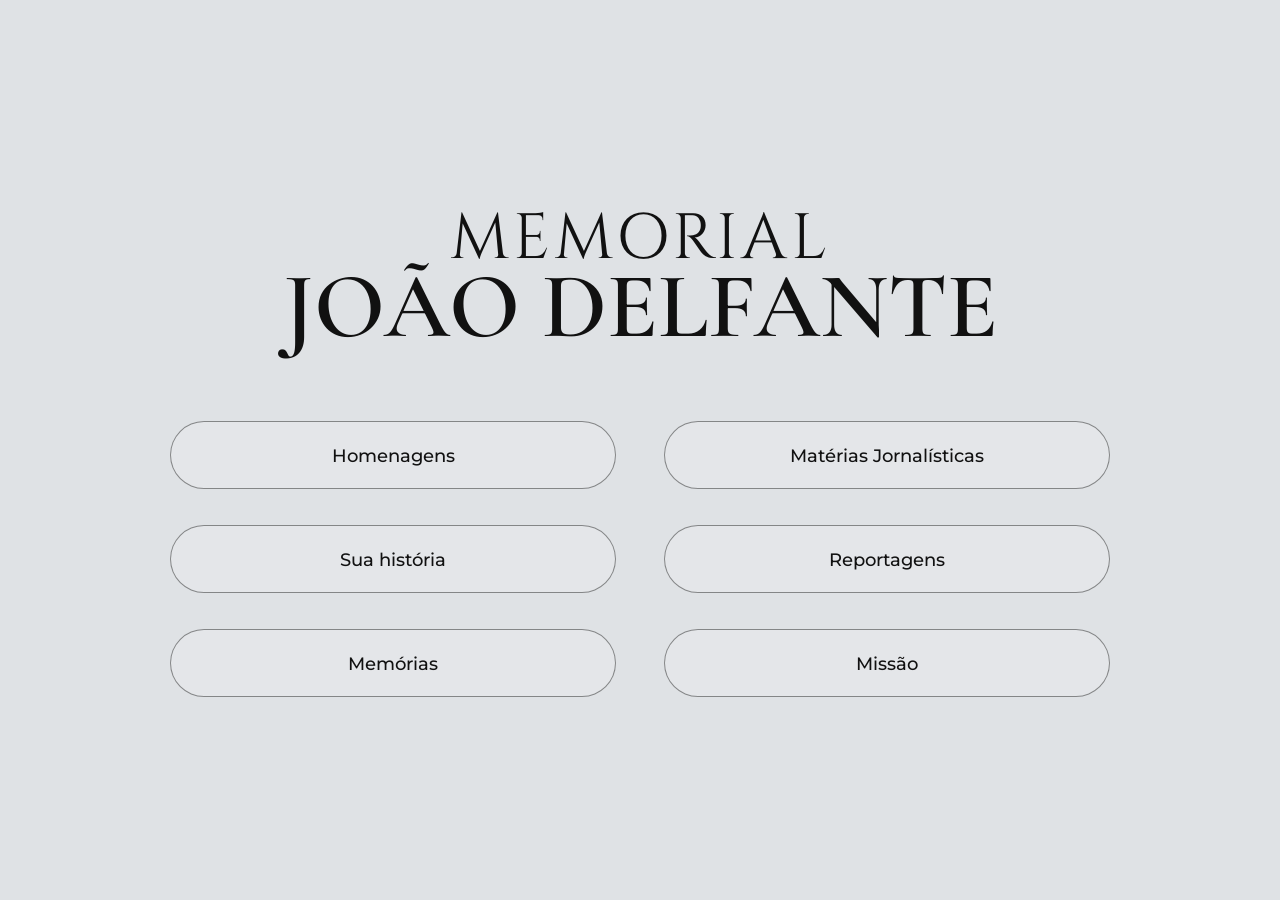
<file: index.html>
<!DOCTYPE html>
<html lang="pt-BR">
<head>
  <meta charset="UTF-8">
  <meta name="viewport" content="width=device-width, initial-scale=1.0">
  <title>Memorial João Delfante</title>

  <link rel="preconnect" href="https://fonts.googleapis.com">
  <link rel="preconnect" href="https://fonts.gstatic.com" crossorigin>
  <link href="https://fonts.googleapis.com/css2?family=Cormorant+Garamond:wght@500;600;700&family=Montserrat:wght@400;500;600&display=swap" rel="stylesheet">
  <link rel="stylesheet" href="styles.css">

  <style>
    .nome-principal {
      font-family: "Cormorant Garamond", serif !important;
    }

    .intro-screen {
      position: fixed;
      inset: 0;
      background: #e9eaec;
      display: flex;
      align-items: center;
      justify-content: center;
      z-index: 9999;
      overflow: hidden;
      animation: introFadeOut 0.9s ease forwards;
      animation-delay: 5s;
    }

    .intro-text-wrap {
      position: relative;
      width: min(1000px, 92vw);
      height: 260px;
      display: flex;
      align-items: center;
      justify-content: center;
      overflow: hidden;
    }

    .intro-memorial,
    .intro-name {
      position: absolute;
      margin: 0;
      color: #111;
      text-align: center;
      white-space: nowrap;
      opacity: 0;
    }

    /* 1º texto */
    .intro-memorial {
      font-family: "Cinzel", serif;
      font-size: clamp(2rem, 4.8vw, 4rem);
      letter-spacing: 0.14em;
      text-transform: uppercase;
      animation: memorialSolo 2.2s ease forwards;
    }

    /* 2º texto */
    .intro-name {
      font-family: "Cormorant Garamond", serif;
      font-size: clamp(3.5rem, 8vw, 6.8rem);
      line-height: 0.95;
      animation: nameSolo 2.2s ease forwards;
      animation-delay: 2.2s;
    }

    .home-container {
      opacity: 0;
      transform: translateY(10px);
      animation: showHome 0.8s ease forwards;
      animation-delay: 5.1s;
    }

    @keyframes memorialSolo {
      0% {
        opacity: 0;
        transform: scale(1);
        filter: blur(8px);
      }
      20% {
        opacity: 1;
        filter: blur(2px);
      }
      70% {
        opacity: 1;
        transform: scale(0.94);
        filter: blur(0);
      }
      100% {
        opacity: 0;
        transform: scale(0.88);
        filter: blur(3px);
      }
    }

    @keyframes nameSolo {
      0% {
        opacity: 0;
        transform: scale(0.82);
        filter: blur(8px);
      }
      25% {
        opacity: 1;
        filter: blur(2px);
      }
      100% {
        opacity: 1;
        transform: scale(1);
        filter: blur(0);
      }
    }

    @keyframes introFadeOut {
      to {
        opacity: 0;
        visibility: hidden;
        pointer-events: none;
      }
    }

    @keyframes showHome {
      to {
        opacity: 1;
        transform: translateY(0);
      }
    }
  </style>
</head>

<body class="home-page">
  <div class="intro-screen" aria-hidden="true">
    <div class="intro-text-wrap">
      <h2 class="intro-memorial">Memorial</h2>
      <h1 class="intro-name">João Delfante</h1>
    </div>
  </div>

  <main class="home-container">
    <header class="hero">
      <p class="hero-small">MEMORIAL</p>
      <h1 class="nome-principal">JOÃO DELFANTE</h1>
    </header>

    <nav class="menu-grid" aria-label="Seções do memorial">
      <a class="menu-button" href="homenagens.html">Homenagens</a>
      <a class="menu-button" href="materias-jornais.html">Matérias Jornalísticas</a>
      <a class="menu-button" href="sua-historia.html">Sua história</a>
      <a class="menu-button" href="materias-videos.html">Reportagens</a>
      <a class="menu-button" href="memorias.html">Memórias</a>
      <a class="menu-button" href="missao.html">Missão</a>
    </nav>
  </main>
</body>
</html>
</file>
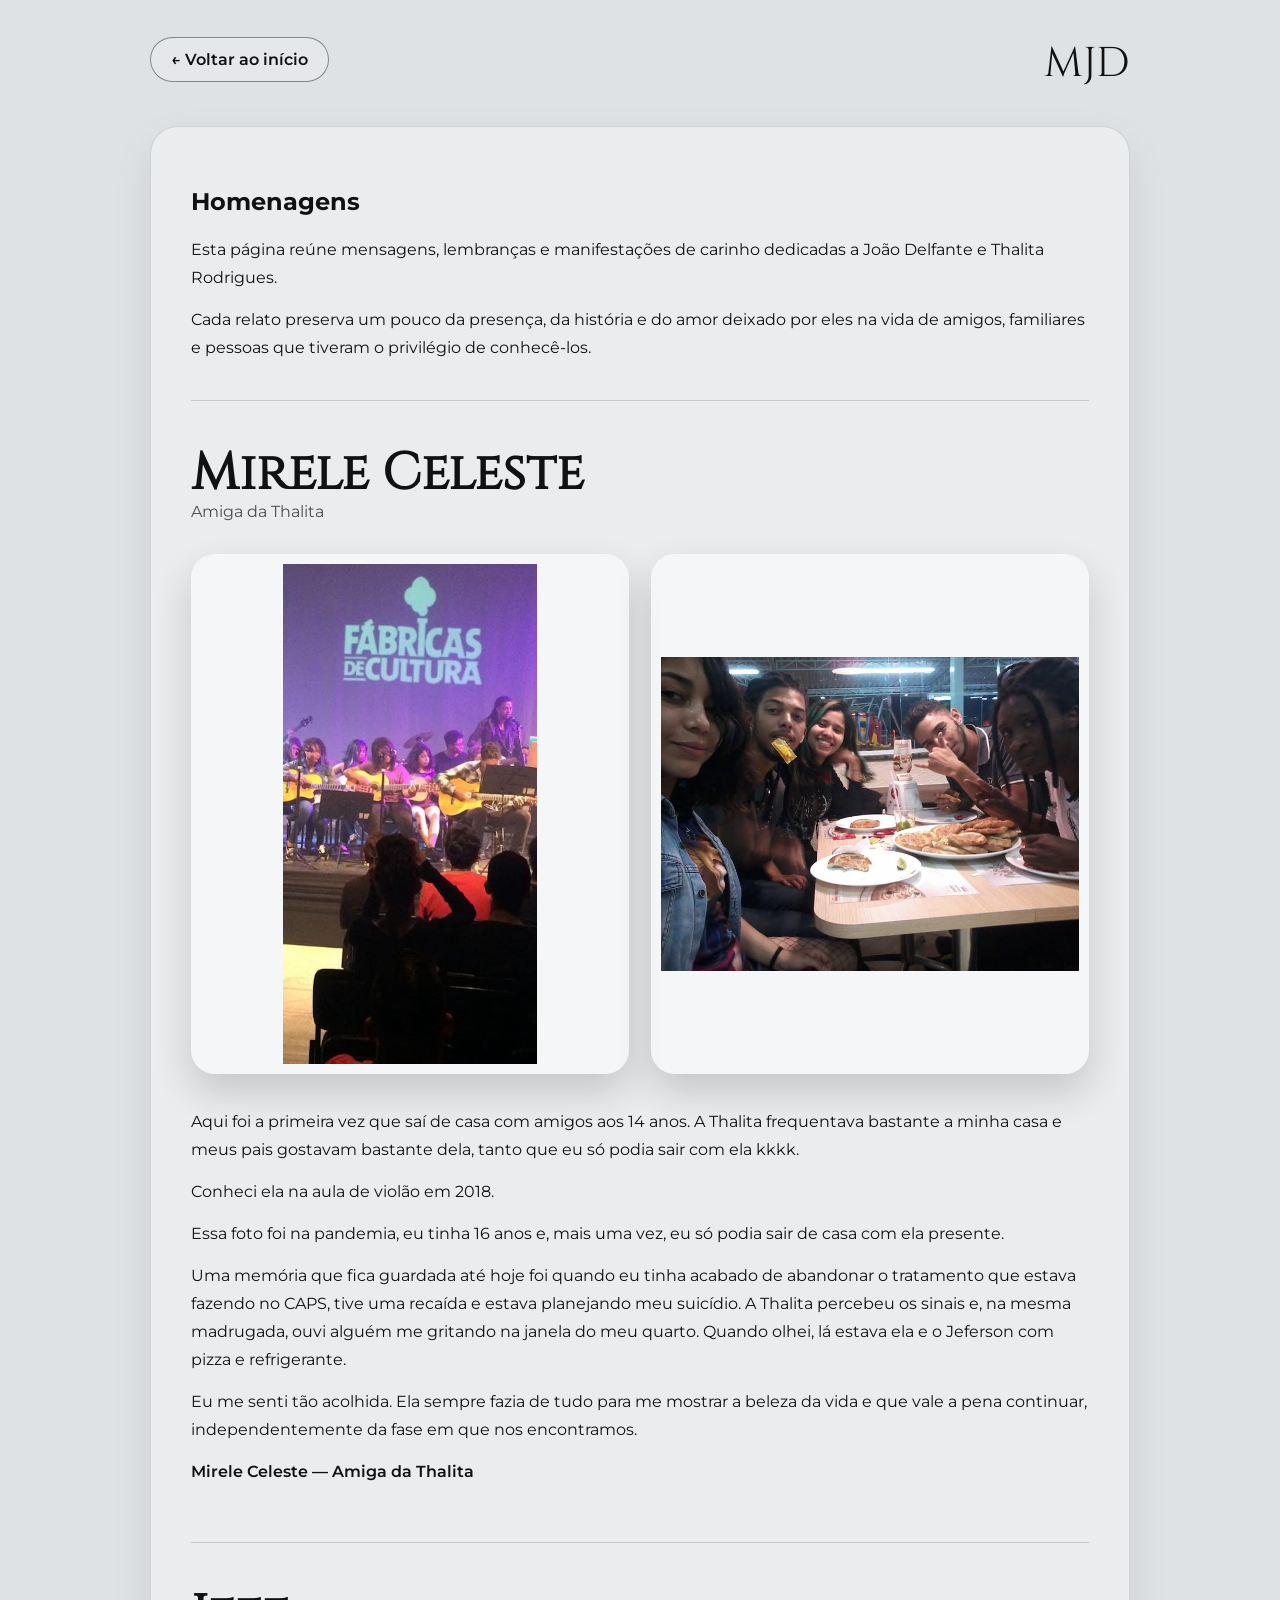
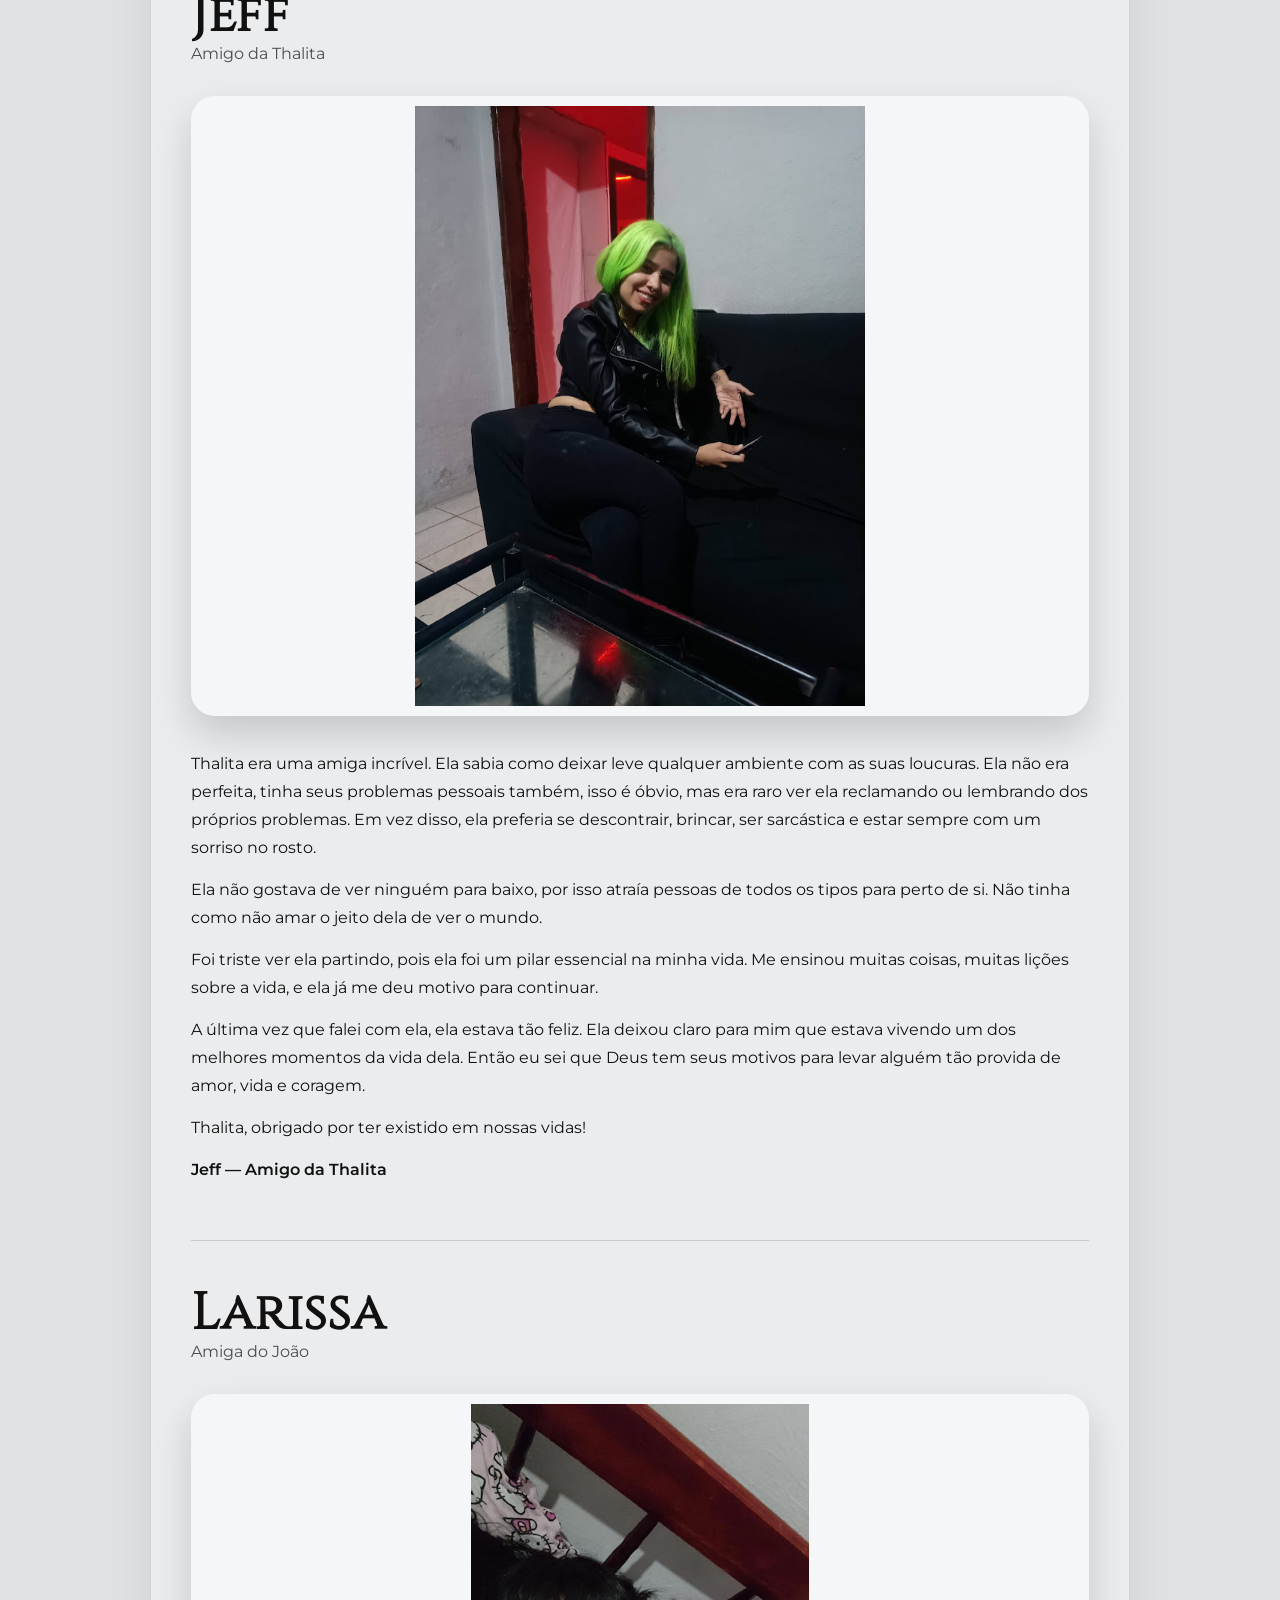
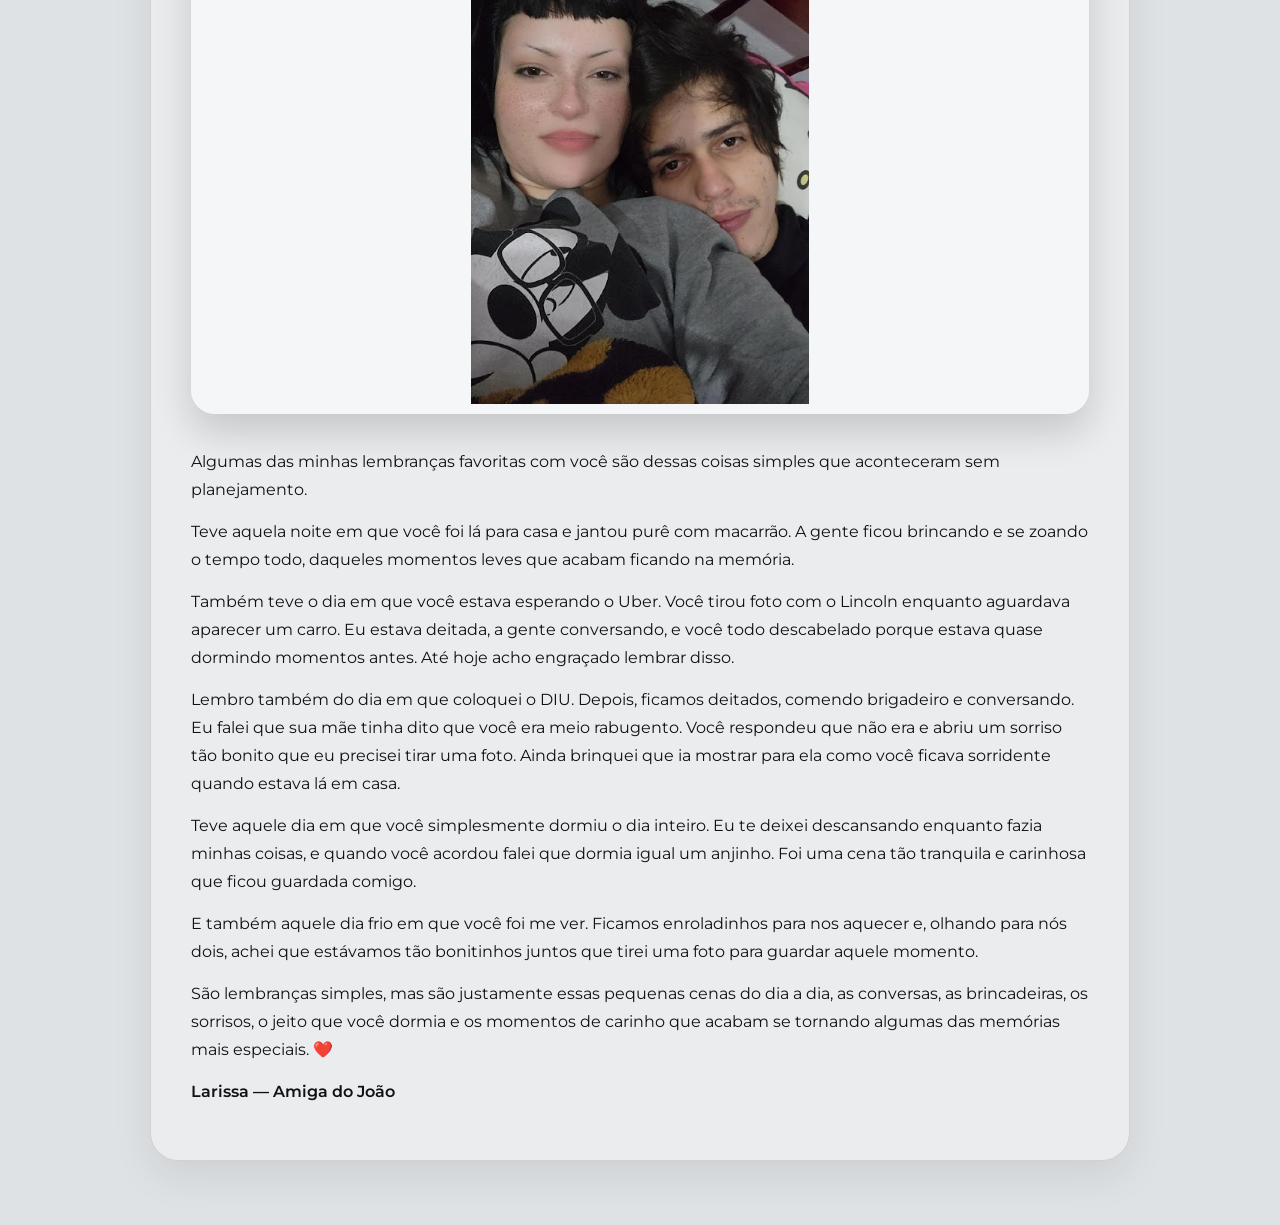
<file: homenagens.html>
<!DOCTYPE html>
<html lang="pt-BR">
<head>
  <meta charset="UTF-8">
  <meta name="viewport" content="width=device-width, initial-scale=1.0">
  <title>Homenagens | Memorial João Delfante</title>

  <link rel="preconnect" href="https://fonts.googleapis.com">
  <link rel="preconnect" href="https://fonts.gstatic.com" crossorigin>
  <link href="https://fonts.googleapis.com/css2?family=Cormorant+Garamond:wght@500;600;700&family=Montserrat:wght@400;500;600&display=swap" rel="stylesheet">
  <link rel="stylesheet" href="styles.css">

  <style>
    .tribute-card {
      margin-top: 56px;
      padding-top: 42px;
      border-top: 1px solid rgba(0, 0, 0, 0.14);
    }

    .tribute-card:first-of-type {
      margin-top: 38px;
    }

    .tribute-card h2 {
      margin-bottom: 4px;
      font-size: clamp(2rem, 5vw, 3.2rem);
      line-height: 1;
    }

    .tribute-role {
      margin: 0 0 26px;
      font-size: 0.95rem;
      opacity: 0.72;
    }

    .tribute-images {
      display: grid;
      grid-template-columns: repeat(auto-fit, minmax(280px, 1fr));
      gap: 22px;
      margin: 28px 0 34px;
    }

    .tribute-images img {
      display: block;
      width: 100%;
      height: 520px;
      object-fit: contain;
      object-position: center;
      border-radius: 24px;
      padding: 10px;
      background: rgba(255, 255, 255, 0.55);
      box-shadow: 0 18px 38px rgba(0, 0, 0, 0.16);
      box-sizing: border-box;
    }

    .tribute-images.single {
      grid-template-columns: 1fr;
    }

    .tribute-images.single img {
      height: 620px;
    }

    .tribute-author {
      margin-top: 26px;
      font-weight: 600;
    }

    @media (max-width: 800px) {
      .tribute-images {
        grid-template-columns: 1fr;
      }

      .tribute-images img,
      .tribute-images.single img {
        height: auto;
        max-height: none;
      }
    }
  </style>
</head>

<body class="section-page">
  <div class="section-shell">
    <header class="topbar">
      <a class="back-link" href="index.html">← Voltar ao início</a>
      <p class="site-name">MJD</p>
    </header>

    <main>
      <section class="content-card">
        <h1>Homenagens</h1>

        <p>Esta página reúne mensagens, lembranças e manifestações de carinho dedicadas a João Delfante e Thalita Rodrigues.</p>

        <p>Cada relato preserva um pouco da presença, da história e do amor deixado por eles na vida de amigos, familiares e pessoas que tiveram o privilégio de conhecê-los.</p>

        <article class="tribute-card">
          <h2>Mirele Celeste</h2>
          <p class="tribute-role">Amiga da Thalita</p>

          <div class="tribute-images">
            <img src="mirele-violao.jpg" alt="Apresentação de violão na Fábricas de Cultura">
            <img src="mirele-pizza.jpg" alt="Grupo de amigos reunidos em uma pizzaria">
          </div>

          <p>Aqui foi a primeira vez que saí de casa com amigos aos 14 anos. A Thalita frequentava bastante a minha casa e meus pais gostavam bastante dela, tanto que eu só podia sair com ela kkkk.</p>

          <p>Conheci ela na aula de violão em 2018.</p>

          <p>Essa foto foi na pandemia, eu tinha 16 anos e, mais uma vez, eu só podia sair de casa com ela presente.</p>

          <p>Uma memória que fica guardada até hoje foi quando eu tinha acabado de abandonar o tratamento que estava fazendo no CAPS, tive uma recaída e estava planejando meu suicídio. A Thalita percebeu os sinais e, na mesma madrugada, ouvi alguém me gritando na janela do meu quarto. Quando olhei, lá estava ela e o Jeferson com pizza e refrigerante.</p>

          <p>Eu me senti tão acolhida. Ela sempre fazia de tudo para me mostrar a beleza da vida e que vale a pena continuar, independentemente da fase em que nos encontramos.</p>

          <p class="tribute-author">Mirele Celeste — Amiga da Thalita</p>
        </article>

        <article class="tribute-card">
          <h2>Jeff</h2>
          <p class="tribute-role">Amigo da Thalita</p>

          <div class="tribute-images single">
            <img src="thalita-jeff.jpg" alt="Thalita sorrindo em um momento especial">
          </div>

          <p>Thalita era uma amiga incrível. Ela sabia como deixar leve qualquer ambiente com as suas loucuras. Ela não era perfeita, tinha seus problemas pessoais também, isso é óbvio, mas era raro ver ela reclamando ou lembrando dos próprios problemas. Em vez disso, ela preferia se descontrair, brincar, ser sarcástica e estar sempre com um sorriso no rosto.</p>

          <p>Ela não gostava de ver ninguém para baixo, por isso atraía pessoas de todos os tipos para perto de si. Não tinha como não amar o jeito dela de ver o mundo.</p>

          <p>Foi triste ver ela partindo, pois ela foi um pilar essencial na minha vida. Me ensinou muitas coisas, muitas lições sobre a vida, e ela já me deu motivo para continuar.</p>

          <p>A última vez que falei com ela, ela estava tão feliz. Ela deixou claro para mim que estava vivendo um dos melhores momentos da vida dela. Então eu sei que Deus tem seus motivos para levar alguém tão provida de amor, vida e coragem.</p>

          <p>Thalita, obrigado por ter existido em nossas vidas!</p>

          <p class="tribute-author">Jeff — Amigo da Thalita</p>
        </article>

        <article class="tribute-card">
          <h2>Larissa</h2>
          <p class="tribute-role">Amiga do João</p>

          <div class="tribute-images single">
            <img src="larissa-joao.jpg" alt="João e Larissa juntos em uma lembrança afetiva">
          </div>

          <p>Algumas das minhas lembranças favoritas com você são dessas coisas simples que aconteceram sem planejamento.</p>

          <p>Teve aquela noite em que você foi lá para casa e jantou purê com macarrão. A gente ficou brincando e se zoando o tempo todo, daqueles momentos leves que acabam ficando na memória.</p>

          <p>Também teve o dia em que você estava esperando o Uber. Você tirou foto com o Lincoln enquanto aguardava aparecer um carro. Eu estava deitada, a gente conversando, e você todo descabelado porque estava quase dormindo momentos antes. Até hoje acho engraçado lembrar disso.</p>

          <p>Lembro também do dia em que coloquei o DIU. Depois, ficamos deitados, comendo brigadeiro e conversando. Eu falei que sua mãe tinha dito que você era meio rabugento. Você respondeu que não era e abriu um sorriso tão bonito que eu precisei tirar uma foto. Ainda brinquei que ia mostrar para ela como você ficava sorridente quando estava lá em casa.</p>

          <p>Teve aquele dia em que você simplesmente dormiu o dia inteiro. Eu te deixei descansando enquanto fazia minhas coisas, e quando você acordou falei que dormia igual um anjinho. Foi uma cena tão tranquila e carinhosa que ficou guardada comigo.</p>

          <p>E também aquele dia frio em que você foi me ver. Ficamos enroladinhos para nos aquecer e, olhando para nós dois, achei que estávamos tão bonitinhos juntos que tirei uma foto para guardar aquele momento.</p>

          <p>São lembranças simples, mas são justamente essas pequenas cenas do dia a dia, as conversas, as brincadeiras, os sorrisos, o jeito que você dormia e os momentos de carinho que acabam se tornando algumas das memórias mais especiais. ❤️</p>

          <p class="tribute-author">Larissa — Amiga do João</p>
        </article>
      </section>
    </main>
  </div>
</body>
</html>
</file>
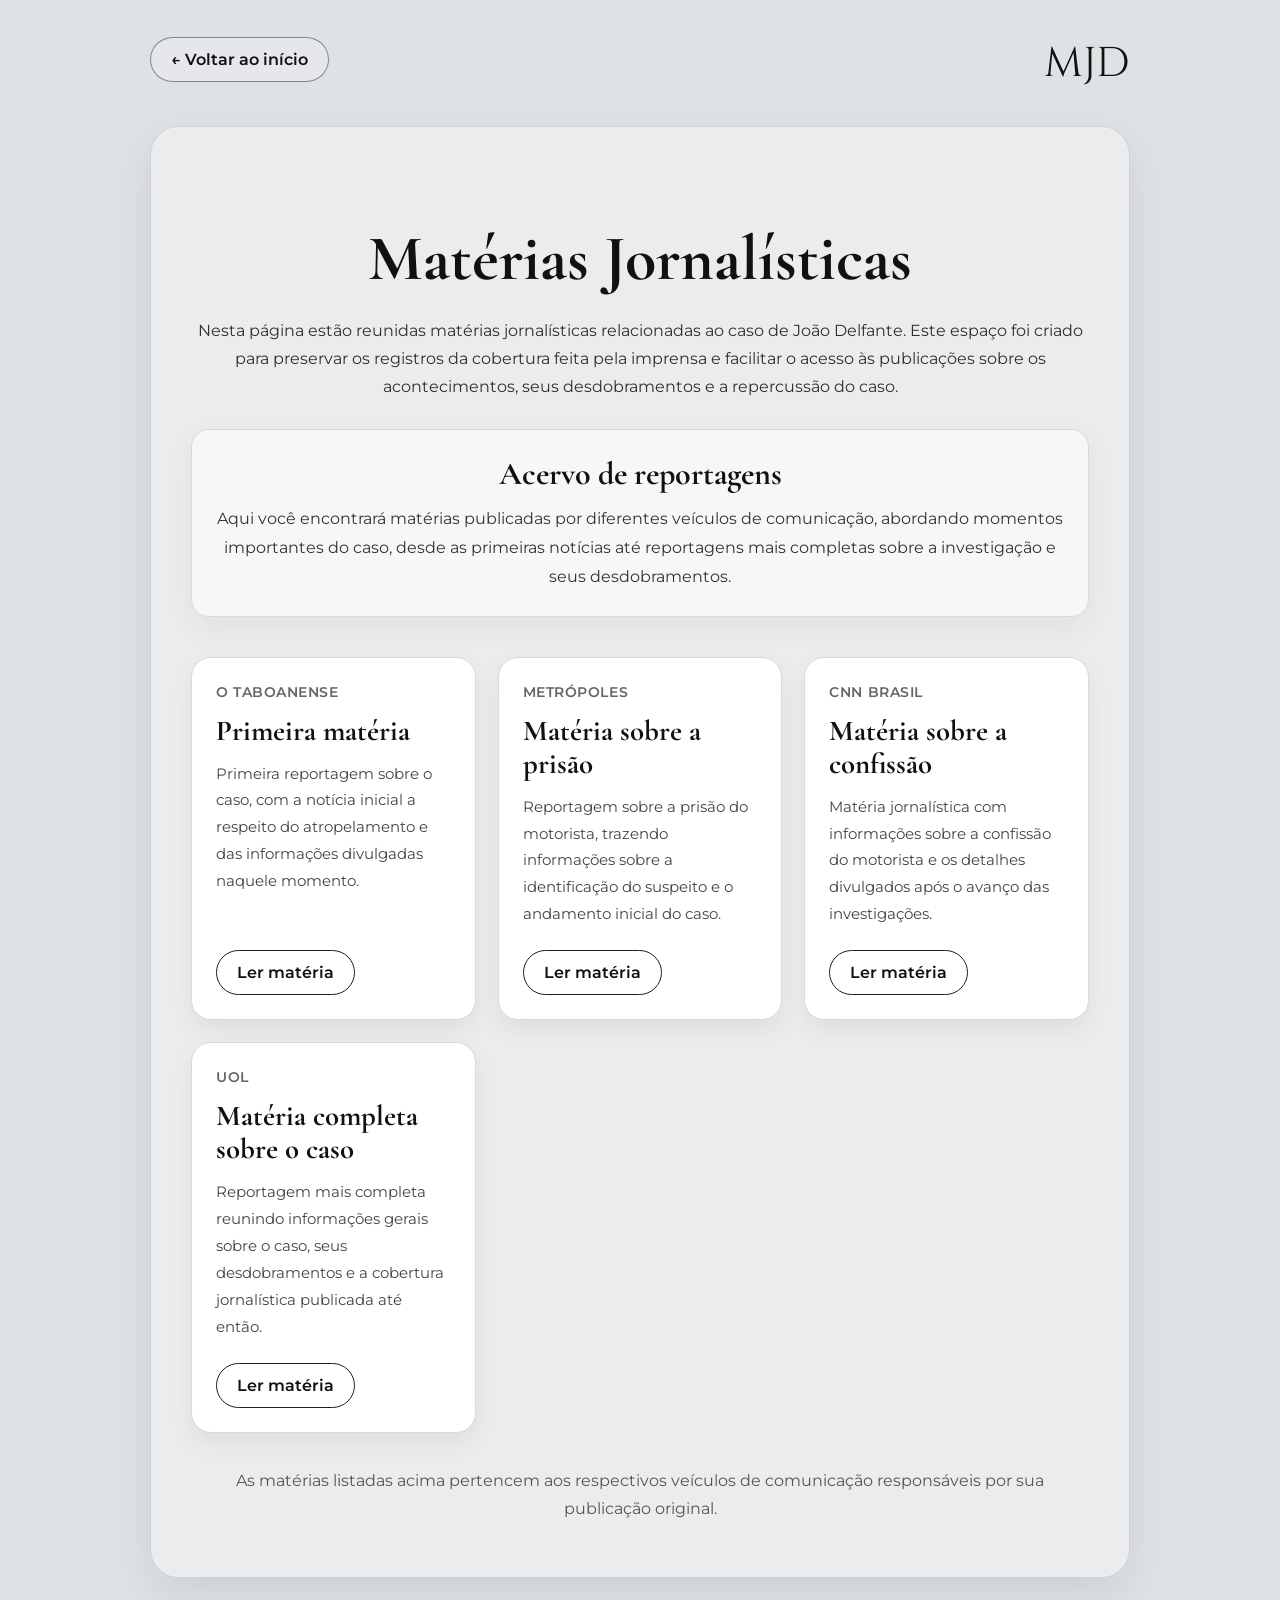
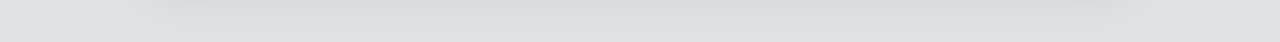
<file: materias-jornais.html>
<!DOCTYPE html>
<html lang="pt-BR">
<head>
  <meta charset="UTF-8" />
  <meta name="viewport" content="width=device-width, initial-scale=1.0" />
  <title>Matérias Jornalísticas | Memorial João Delfante</title>

  <link rel="preconnect" href="https://fonts.googleapis.com" />
  <link rel="preconnect" href="https://fonts.gstatic.com" crossorigin />
  <link
    href="https://fonts.googleapis.com/css2?family=Cormorant+Garamond:wght@500;600;700&family=Montserrat:wght@400;500;600&display=swap"
    rel="stylesheet"
  />
  <link rel="stylesheet" href="styles.css" />

  <style>
    .news-page-title {
      font-family: "Cormorant Garamond", serif;
      font-size: clamp(2.2rem, 5vw, 4rem);
      text-align: center;
      margin-bottom: 20px;
      color: #111;
    }

    .news-intro {
      max-width: 920px;
      margin: 0 auto 28px auto;
      text-align: center;
      line-height: 1.85;
      font-size: 1rem;
      color: #2f2f2f;
    }

    .news-highlight {
      max-width: 920px;
      margin: 0 auto 40px auto;
      background: #f7f7f7;
      border: 1px solid #d9d9d9;
      border-radius: 18px;
      padding: 24px;
      box-shadow: 0 10px 30px rgba(0,0,0,0.05);
    }

    .news-highlight h2 {
      font-family: "Cormorant Garamond", serif;
      font-size: 2rem;
      margin-bottom: 12px;
      text-align: center;
      color: #111;
    }

    .news-highlight p {
      margin: 0;
      line-height: 1.8;
      text-align: center;
      color: #333;
    }

    .news-grid {
      max-width: 1050px;
      margin: 0 auto;
      display: grid;
      grid-template-columns: repeat(auto-fit, minmax(260px, 1fr));
      gap: 22px;
    }

    .news-card {
      background: #fff;
      border: 1px solid #d8d8d8;
      border-radius: 20px;
      padding: 24px;
      box-shadow: 0 10px 24px rgba(0,0,0,0.06);
      transition: transform 0.2s ease, box-shadow 0.2s ease;
      display: flex;
      flex-direction: column;
      justify-content: space-between;
      min-height: 260px;
    }

    .news-card:hover {
      transform: translateY(-4px);
      box-shadow: 0 16px 30px rgba(0,0,0,0.10);
    }

    .news-source {
      display: inline-block;
      font-size: 0.85rem;
      font-weight: 600;
      letter-spacing: 0.04em;
      text-transform: uppercase;
      color: #666;
      margin-bottom: 14px;
    }

    .news-card h3 {
      font-family: "Cormorant Garamond", serif;
      font-size: 1.8rem;
      line-height: 1.15;
      margin: 0 0 14px 0;
      color: #111;
    }

    .news-card p {
      margin: 0 0 22px 0;
      color: #444;
      line-height: 1.75;
      font-size: 0.96rem;
    }

    .news-link {
      display: inline-block;
      align-self: flex-start;
      padding: 12px 20px;
      border: 1px solid #1f1f1f;
      border-radius: 999px;
      text-decoration: none;
      color: #111;
      font-weight: 600;
      transition: 0.2s ease;
      background: #fff;
    }

    .news-link:hover {
      background: #111;
      color: #fff;
    }

    .news-note {
      max-width: 900px;
      margin: 34px auto 0 auto;
      text-align: center;
      color: #555;
      line-height: 1.7;
      font-size: 0.96rem;
    }
  </style>
</head>
<body class="section-page">
  <div class="section-shell">
    <header class="topbar">
      <a class="back-link" href="index.html">← Voltar ao início</a>
      <p class="site-name">MJD</p>
    </header>

    <section class="content-card">
      <h1 class="news-page-title">Matérias Jornalísticas</h1>

      <div class="news-intro">
        <p>
          Nesta página estão reunidas matérias jornalísticas relacionadas ao caso
          de João Delfante. Este espaço foi criado para preservar os registros da
          cobertura feita pela imprensa e facilitar o acesso às publicações sobre
          os acontecimentos, seus desdobramentos e a repercussão do caso.
        </p>
      </div>

      <div class="news-highlight">
        <h2>Acervo de reportagens</h2>
        <p>
          Aqui você encontrará matérias publicadas por diferentes veículos de
          comunicação, abordando momentos importantes do caso, desde as primeiras
          notícias até reportagens mais completas sobre a investigação e seus
          desdobramentos.
        </p>
      </div>

      <div class="news-grid">
        <article class="news-card">
          <div>
            <span class="news-source">O Taboanense</span>
            <h3>Primeira matéria</h3>
            <p>
              Primeira reportagem sobre o caso, com a notícia inicial a respeito
              do atropelamento e das informações divulgadas naquele momento.
            </p>
          </div>
          <a
            class="news-link"
            href="https://www.otaboanense.com.br/jovem-atropelada-na-avenida-taboao-da-serra-morre-apos-ser-socorrida-motorista-segue-foragido/"
            target="_blank"
            rel="noopener noreferrer"
          >
            Ler matéria
          </a>
        </article>

        <article class="news-card">
          <div>
            <span class="news-source">Metrópoles</span>
            <h3>Matéria sobre a prisão</h3>
            <p>
              Reportagem sobre a prisão do motorista, trazendo informações sobre
              a identificação do suspeito e o andamento inicial do caso.
            </p>
          </div>
          <a
            class="news-link"
            href="https://www.metropoles.com/sao-paulo/motorista-atropelar-casal"
            target="_blank"
            rel="noopener noreferrer"
          >
            Ler matéria
          </a>
        </article>

        <article class="news-card">
          <div>
            <span class="news-source">CNN Brasil</span>
            <h3>Matéria sobre a confissão</h3>
            <p>
              Matéria jornalística com informações sobre a confissão do motorista
              e os detalhes divulgados após o avanço das investigações.
            </p>
          </div>
          <a
            class="news-link"
            href="https://www.cnnbrasil.com.br/nacional/sudeste/sp/motorista-que-matou-casal-em-faixa-de-pedestre-confessou-que-bebeu/"
            target="_blank"
            rel="noopener noreferrer"
          >
            Ler matéria
          </a>
        </article>

        <article class="news-card">
          <div>
            <span class="news-source">UOL</span>
            <h3>Matéria completa sobre o caso</h3>
            <p>
              Reportagem mais completa reunindo informações gerais sobre o caso,
              seus desdobramentos e a cobertura jornalística publicada até então.
            </p>
          </div>
          <a
            class="news-link"
            href="https://noticias.uol.com.br/cotidiano/ultimas-noticias/2026/02/25/motorista-e-preso-apos-atropelar-casal-em-faixa-de-pedestre-na-grande-sp.htm"
            target="_blank"
            rel="noopener noreferrer"
          >
            Ler matéria
          </a>
        </article>
      </div>

      <div class="news-note">
        <p>
          As matérias listadas acima pertencem aos respectivos veículos de
          comunicação responsáveis por sua publicação original.
        </p>
      </div>
    </section>
  </div>
</body>
</html>
</file>
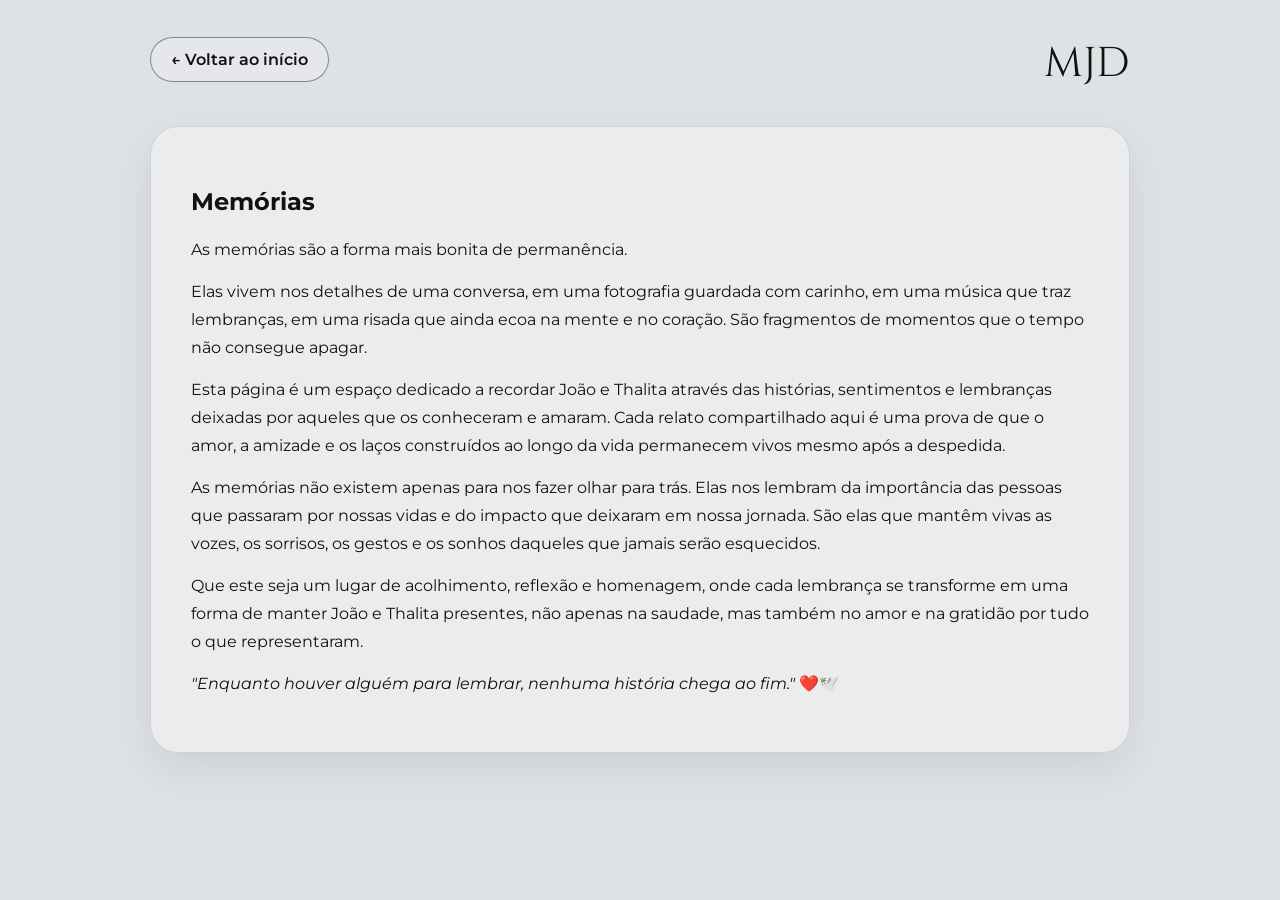
<file: memorias.html>
<!DOCTYPE html>
<html lang="pt-BR">
<head>
  <meta charset="UTF-8">
  <meta name="viewport" content="width=device-width, initial-scale=1.0">
  <title>Memórias | Memorial João Delfante</title>
  <link rel="preconnect" href="https://fonts.googleapis.com">
  <link rel="preconnect" href="https://fonts.gstatic.com" crossorigin>
  <link href="https://fonts.googleapis.com/css2?family=Cormorant+Garamond:wght@500;600;700&family=Montserrat:wght@400;500;600&display=swap" rel="stylesheet">
  <link rel="stylesheet" href="styles.css">
</head>

<body class="section-page">
  <div class="section-shell">
    <header class="topbar">
      <a class="back-link" href="index.html">← Voltar ao início</a>
      <p class="site-name">MJD</p>
    </header>

    <main>
      <section class="content-card">
        <h1>Memórias</h1>

        <p>As memórias são a forma mais bonita de permanência.</p>

        <p>Elas vivem nos detalhes de uma conversa, em uma fotografia guardada com carinho, em uma música que traz lembranças, em uma risada que ainda ecoa na mente e no coração. São fragmentos de momentos que o tempo não consegue apagar.</p>

        <p>Esta página é um espaço dedicado a recordar João e Thalita através das histórias, sentimentos e lembranças deixadas por aqueles que os conheceram e amaram. Cada relato compartilhado aqui é uma prova de que o amor, a amizade e os laços construídos ao longo da vida permanecem vivos mesmo após a despedida.</p>

        <p>As memórias não existem apenas para nos fazer olhar para trás. Elas nos lembram da importância das pessoas que passaram por nossas vidas e do impacto que deixaram em nossa jornada. São elas que mantêm vivas as vozes, os sorrisos, os gestos e os sonhos daqueles que jamais serão esquecidos.</p>

        <p>Que este seja um lugar de acolhimento, reflexão e homenagem, onde cada lembrança se transforme em uma forma de manter João e Thalita presentes, não apenas na saudade, mas também no amor e na gratidão por tudo o que representaram.</p>

        <p><em>"Enquanto houver alguém para lembrar, nenhuma história chega ao fim."</em> ❤️🕊️</p>
      </section>
    </main>
  </div>
</body>
</html>
</file>
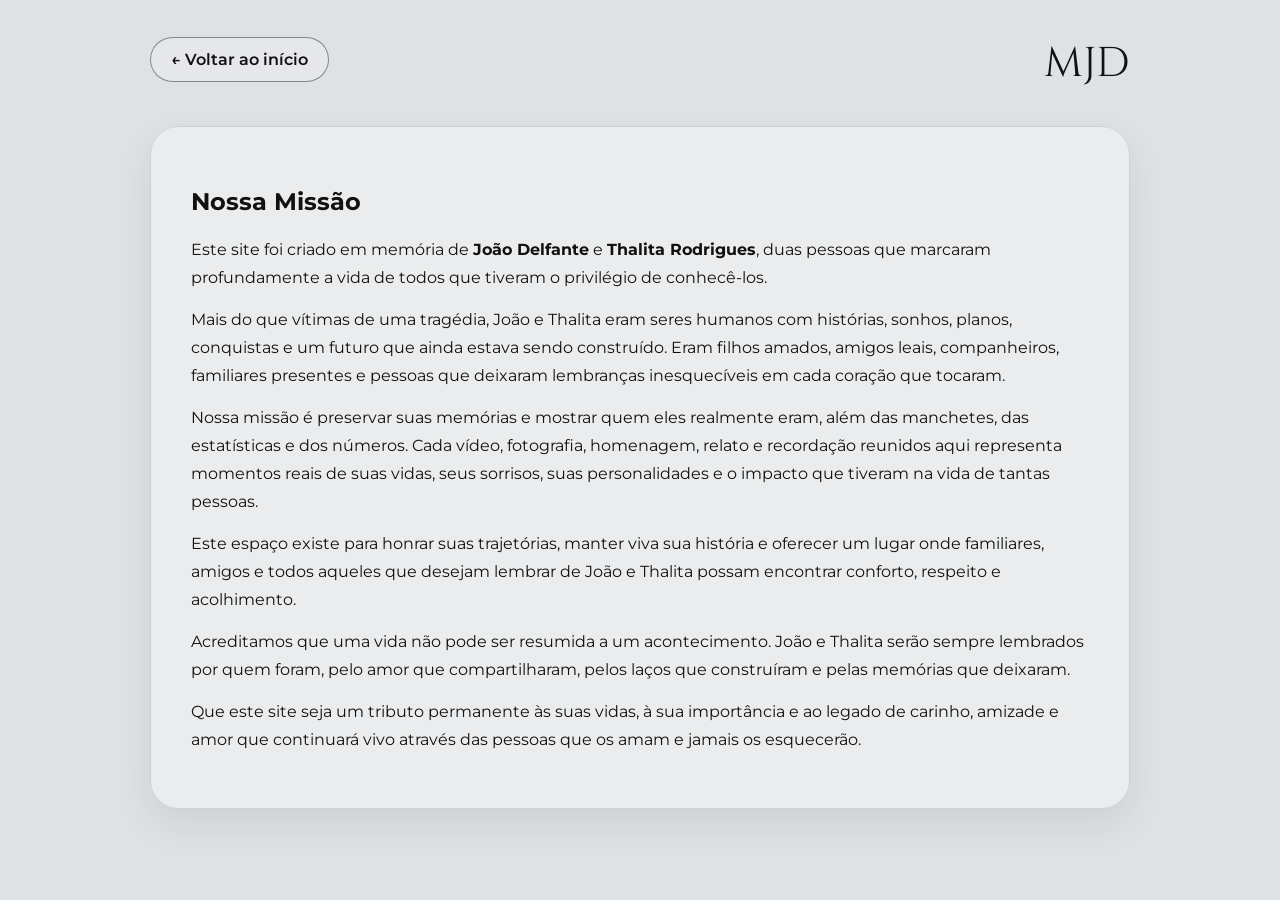
<file: missao.html>
<!DOCTYPE html>
<html lang="pt-BR">
<head>
  <meta charset="UTF-8">
  <meta name="viewport" content="width=device-width, initial-scale=1.0">
  <title>Missão | Memorial João Delfante</title>
  <link rel="preconnect" href="https://fonts.googleapis.com">
  <link rel="preconnect" href="https://fonts.gstatic.com" crossorigin>
  <link href="https://fonts.googleapis.com/css2?family=Cormorant+Garamond:wght@500;600;700&family=Montserrat:wght@400;500;600&display=swap" rel="stylesheet">
  <link rel="stylesheet" href="styles.css">
</head>

<body class="section-page">
  <div class="section-shell">
    <header class="topbar">
      <a class="back-link" href="index.html">← Voltar ao início</a>
      <p class="site-name">MJD</p>
    </header>

    <main>
      <section class="content-card">
        <h1>Nossa Missão</h1>

        <p>Este site foi criado em memória de <strong>João Delfante</strong> e <strong>Thalita Rodrigues</strong>, duas pessoas que marcaram profundamente a vida de todos que tiveram o privilégio de conhecê-los.</p>

        <p>Mais do que vítimas de uma tragédia, João e Thalita eram seres humanos com histórias, sonhos, planos, conquistas e um futuro que ainda estava sendo construído. Eram filhos amados, amigos leais, companheiros, familiares presentes e pessoas que deixaram lembranças inesquecíveis em cada coração que tocaram.</p>

        <p>Nossa missão é preservar suas memórias e mostrar quem eles realmente eram, além das manchetes, das estatísticas e dos números. Cada vídeo, fotografia, homenagem, relato e recordação reunidos aqui representa momentos reais de suas vidas, seus sorrisos, suas personalidades e o impacto que tiveram na vida de tantas pessoas.</p>

        <p>Este espaço existe para honrar suas trajetórias, manter viva sua história e oferecer um lugar onde familiares, amigos e todos aqueles que desejam lembrar de João e Thalita possam encontrar conforto, respeito e acolhimento.</p>

        <p>Acreditamos que uma vida não pode ser resumida a um acontecimento. João e Thalita serão sempre lembrados por quem foram, pelo amor que compartilharam, pelos laços que construíram e pelas memórias que deixaram.</p>

        <p>Que este site seja um tributo permanente às suas vidas, à sua importância e ao legado de carinho, amizade e amor que continuará vivo através das pessoas que os amam e jamais os esquecerão.</p>
      </section>
    </main>
  </div>
</body>
</html>
</file>
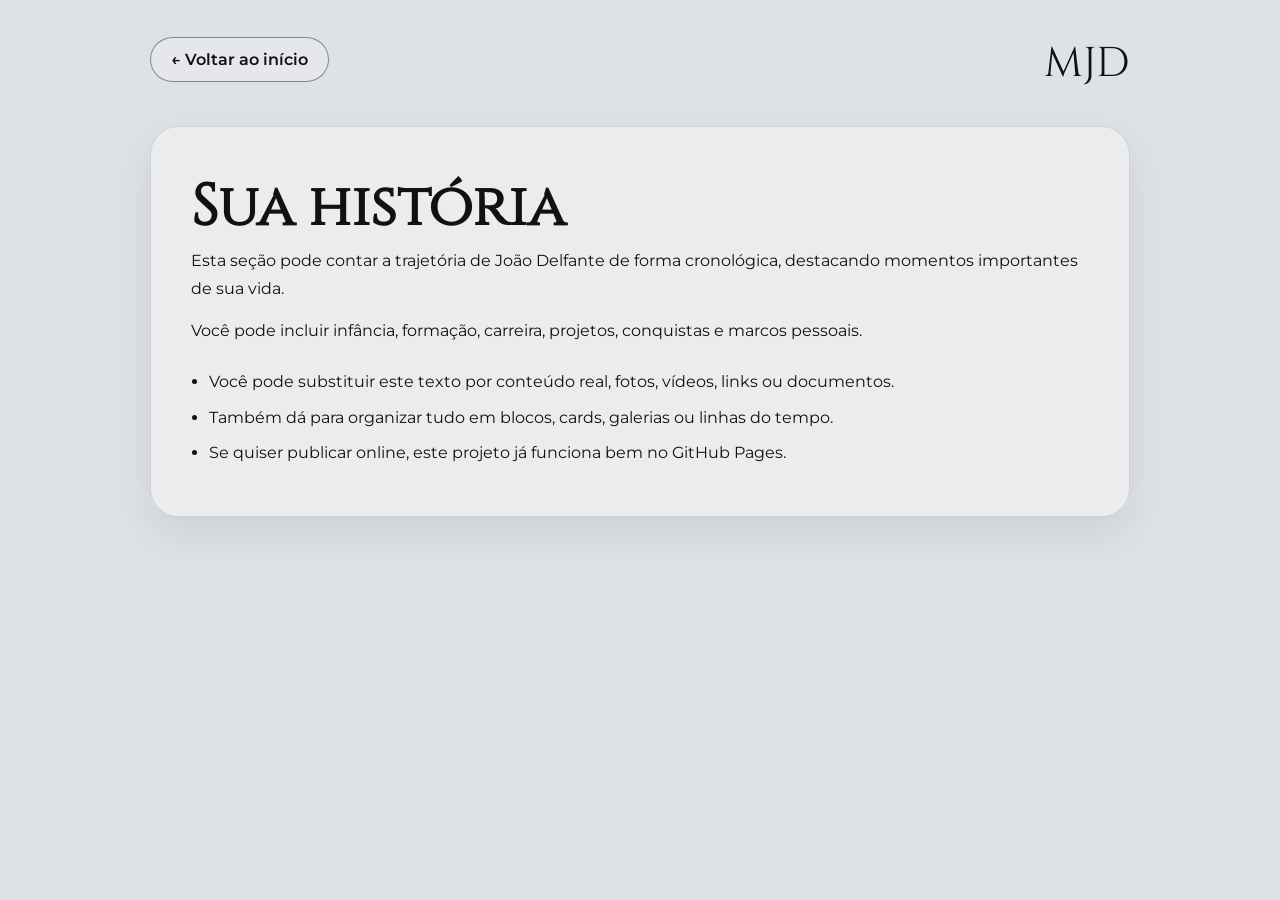
<file: sua-historia.html>
<!DOCTYPE html>
<html lang="pt-BR">
<head>
  <meta charset="UTF-8">
  <meta name="viewport" content="width=device-width, initial-scale=1.0">
  <title>Sua história | Memorial João Delfante</title>
  <link rel="preconnect" href="https://fonts.googleapis.com">
  <link rel="preconnect" href="https://fonts.gstatic.com" crossorigin>
  <link href="https://fonts.googleapis.com/css2?family=Cormorant+Garamond:wght@500;600;700&family=Montserrat:wght@400;500;600&display=swap" rel="stylesheet">
  <link rel="stylesheet" href="styles.css">
</head>
<body class="section-page">
  <div class="section-shell">
    <header class="topbar">
      <a class="back-link" href="index.html">← Voltar ao início</a>
      <p class="site-name">MJD</p>
    </header>

    <section class="content-card">
      <h2>Sua história</h2>
      <p>Esta seção pode contar a trajetória de João Delfante de forma cronológica, destacando momentos importantes de sua vida.</p>
      <p>Você pode incluir infância, formação, carreira, projetos, conquistas e marcos pessoais.</p>
      <ul class="placeholder-list">
        <li>Você pode substituir este texto por conteúdo real, fotos, vídeos, links ou documentos.</li>
        <li>Também dá para organizar tudo em blocos, cards, galerias ou linhas do tempo.</li>
        <li>Se quiser publicar online, este projeto já funciona bem no GitHub Pages.</li>
      </ul>
    </section>
  </div>
</body>
</html>
</file>
<file: styles.css>
@font-face {
  font-family: "Cinzel";
  src: url("Cinzel-Regular.otf") format("opentype");
}

:root {
  --bg: #dfe2e5;
  --text: #111111;
  --stroke: rgba(17, 17, 17, 0.45);
  --button-bg: rgba(255, 255, 255, 0.16);
  --button-hover: #111111;
  --button-hover-text: #f5f5f5;
}

* {
  box-sizing: border-box;
}

html,
body {
  margin: 0;
  padding: 0;
  min-height: 100%;
}

body {
  font-family: "Montserrat", sans-serif;
  background: var(--bg);
  color: var(--text);
}

.home-page {
  min-height: 100vh;
  display: flex;
  align-items: center;
  justify-content: center;
  padding: 32px 18px;
}

.home-container {
  width: min(980px, 100%);
}

.hero {
  text-align: center;
  margin-bottom: 72px;
}

/* MEMORIAL = fonte nova */
.hero-small {
  font-family: "Cinzel", serif;
  font-size: clamp(2.4rem, 5vw, 4.2rem);
  font-weight: 500;
  letter-spacing: 0.05em;
  margin: 0;
  line-height: 0.95;
}

/* padrão do h1 na home */
.hero h1 {
  margin: 0;
  font-family: "Cinzel", serif;
  font-size: clamp(3rem, 8vw, 5.8rem);
  font-weight: 600;
  line-height: 0.92;
}

/* JOÃO DELFANTE = fonte antiga */
.nome-principal {
  font-family: "Cormorant Garamond", serif !important;
}

.menu-grid {
  display: grid;
  grid-template-columns: repeat(2, minmax(260px, 1fr));
  gap: 36px 48px;
  width: min(940px, 100%);
  margin: 0 auto;
}

.menu-button {
  display: flex;
  align-items: center;
  justify-content: center;
  min-height: 68px;
  padding: 18px 24px;
  border: 1.5px solid var(--stroke);
  border-radius: 999px;
  color: var(--text);
  text-decoration: none;
  font-size: clamp(1rem, 2vw, 1.1rem);
  font-weight: 500;
  background: var(--button-bg);
  transition:
    transform 0.18s ease,
    background-color 0.18s ease,
    color 0.18s ease,
    box-shadow 0.18s ease;
  box-shadow: 0 0 0 rgba(0, 0, 0, 0);
}

.menu-button:hover,
.menu-button:focus-visible {
  background: var(--button-hover);
  color: var(--button-hover-text);
  transform: translateY(-2px);
  box-shadow: 0 10px 24px rgba(0, 0, 0, 0.12);
  outline: none;
}

.section-page {
  min-height: 100vh;
  padding: 34px 18px 64px;
}

.section-shell {
  width: min(980px, 100%);
  margin: 0 auto;
}

.topbar {
  display: flex;
  align-items: center;
  justify-content: space-between;
  gap: 16px;
  margin-bottom: 42px;
}

.back-link {
  display: inline-flex;
  align-items: center;
  justify-content: center;
  padding: 12px 20px;
  border: 1px solid var(--stroke);
  border-radius: 999px;
  text-decoration: none;
  color: var(--text);
  font-weight: 600;
  background: rgba(255, 255, 255, 0.2);
}

.back-link:hover,
.back-link:focus-visible {
  background: var(--button-hover);
  color: var(--button-hover-text);
  outline: none;
}

.site-name {
  font-family: "Cinzel", serif;
  font-size: clamp(1.8rem, 4vw, 2.6rem);
  margin: 0;
  text-align: right;
}

.content-card {
  background: rgba(255, 255, 255, 0.35);
  border: 1px solid rgba(17, 17, 17, 0.12);
  border-radius: 28px;
  padding: clamp(24px, 4vw, 40px);
  box-shadow: 0 16px 40px rgba(0, 0, 0, 0.08);
}

.content-card h2 {
  font-family: "Cinzel", serif;
  font-size: clamp(2.2rem, 5vw, 3.6rem);
  margin: 0 0 10px;
}

.content-card p {
  font-size: 1rem;
  line-height: 1.75;
  margin: 0 0 14px;
}

.placeholder-list {
  margin: 24px 0 0;
  padding-left: 18px;
}

.placeholder-list li {
  margin-bottom: 10px;
  line-height: 1.6;
}

@media (max-width: 760px) {
  .hero {
    margin-bottom: 44px;
  }

  .menu-grid {
    grid-template-columns: 1fr;
    gap: 22px;
  }

  .topbar {
    flex-direction: column;
    align-items: flex-start;
  }

  .site-name {
    text-align: left;
  }
}
</file>
